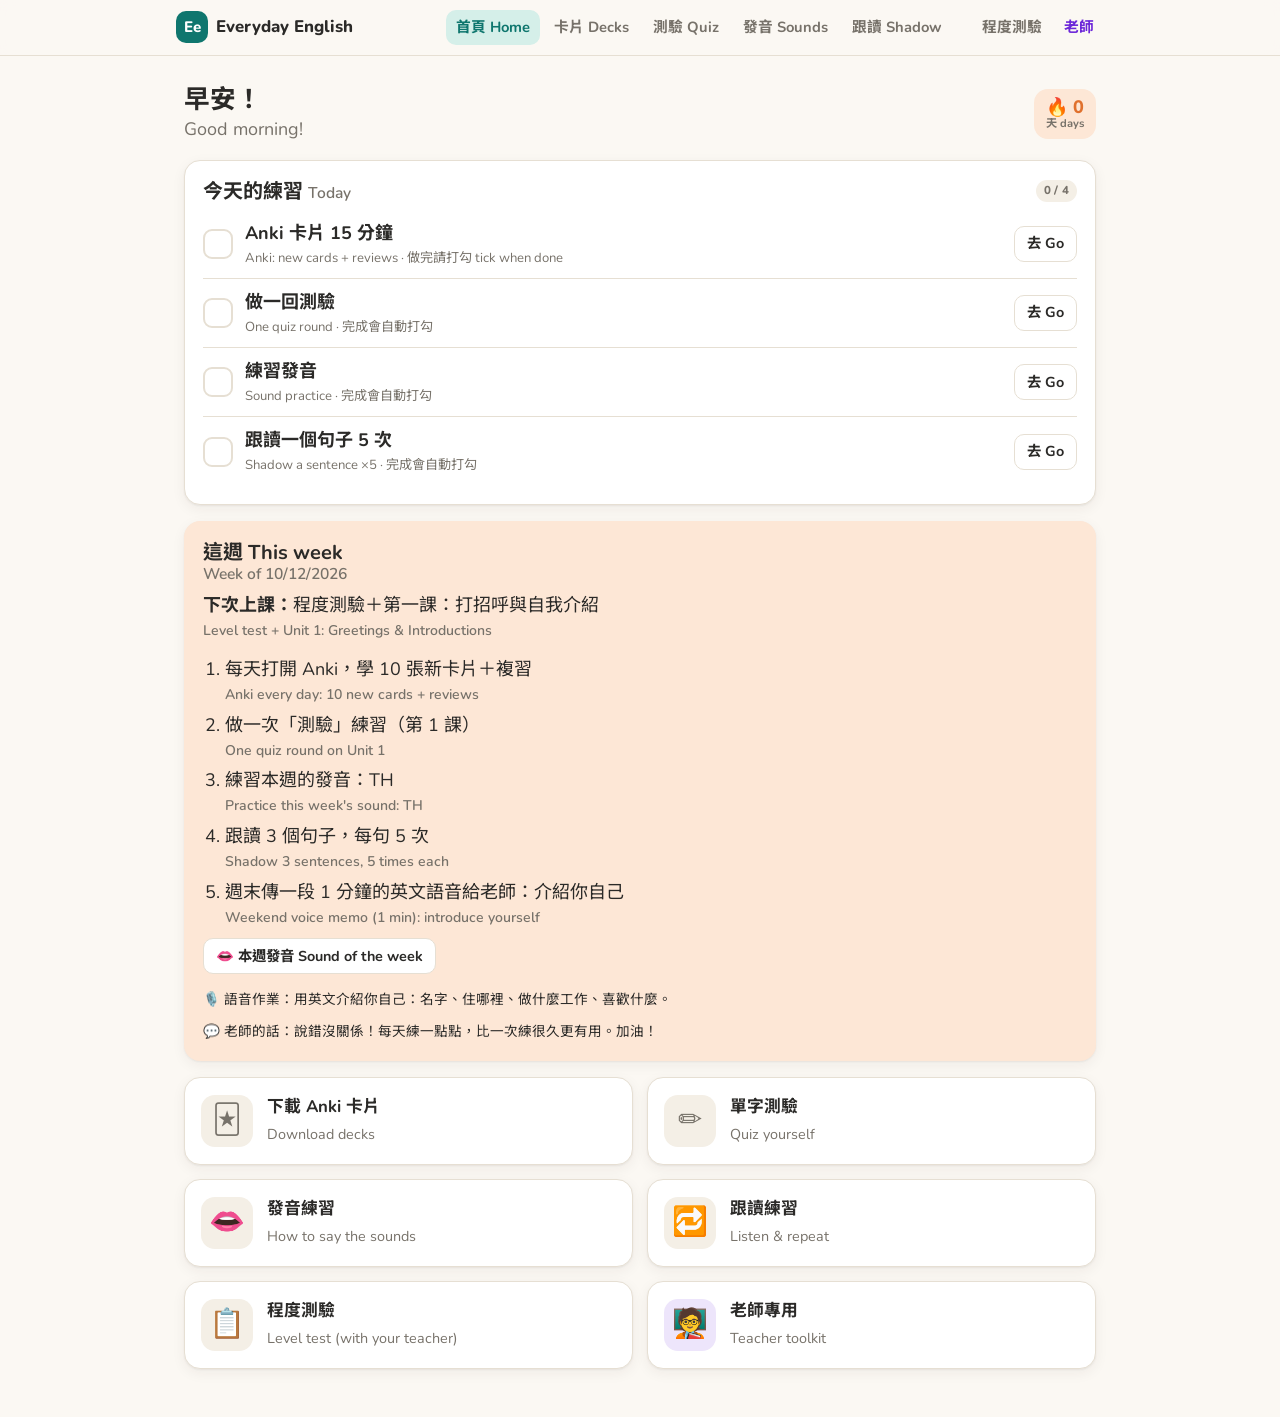
<file: docs/index.html>
<!doctype html>
<html lang="zh-Hant">
<head>
<meta charset="utf-8">
<meta name="viewport" content="width=device-width, initial-scale=1, viewport-fit=cover">
<title>每日英文 Everyday English</title>
<meta name="theme-color" content="#0f766e">
<link rel="icon" href="data:image/svg+xml,<svg xmlns='http://www.w3.org/2000/svg' viewBox='0 0 64 64'><rect width='64' height='64' rx='16' fill='%230f766e'/><text x='32' y='43' font-size='30' font-family='Arial' font-weight='700' text-anchor='middle' fill='white'>Ee</text></svg>">
<link rel="preconnect" href="https://fonts.googleapis.com">
<link rel="preconnect" href="https://fonts.gstatic.com" crossorigin>
<link rel="stylesheet" href="https://fonts.googleapis.com/css2?family=Noto+Sans+TC:wght@400;700&family=Nunito:wght@400;600;700;800&display=swap">
<link rel="stylesheet" href="css/style.css">
</head>
<body>
<main id="app"><p class="muted">載入中… Loading…</p></main>
<noscript><p style="padding:16px">請開啟 JavaScript。Please turn on JavaScript.</p></noscript>
<script type="module" src="js/home.js"></script>
</body>
</html>
</file>
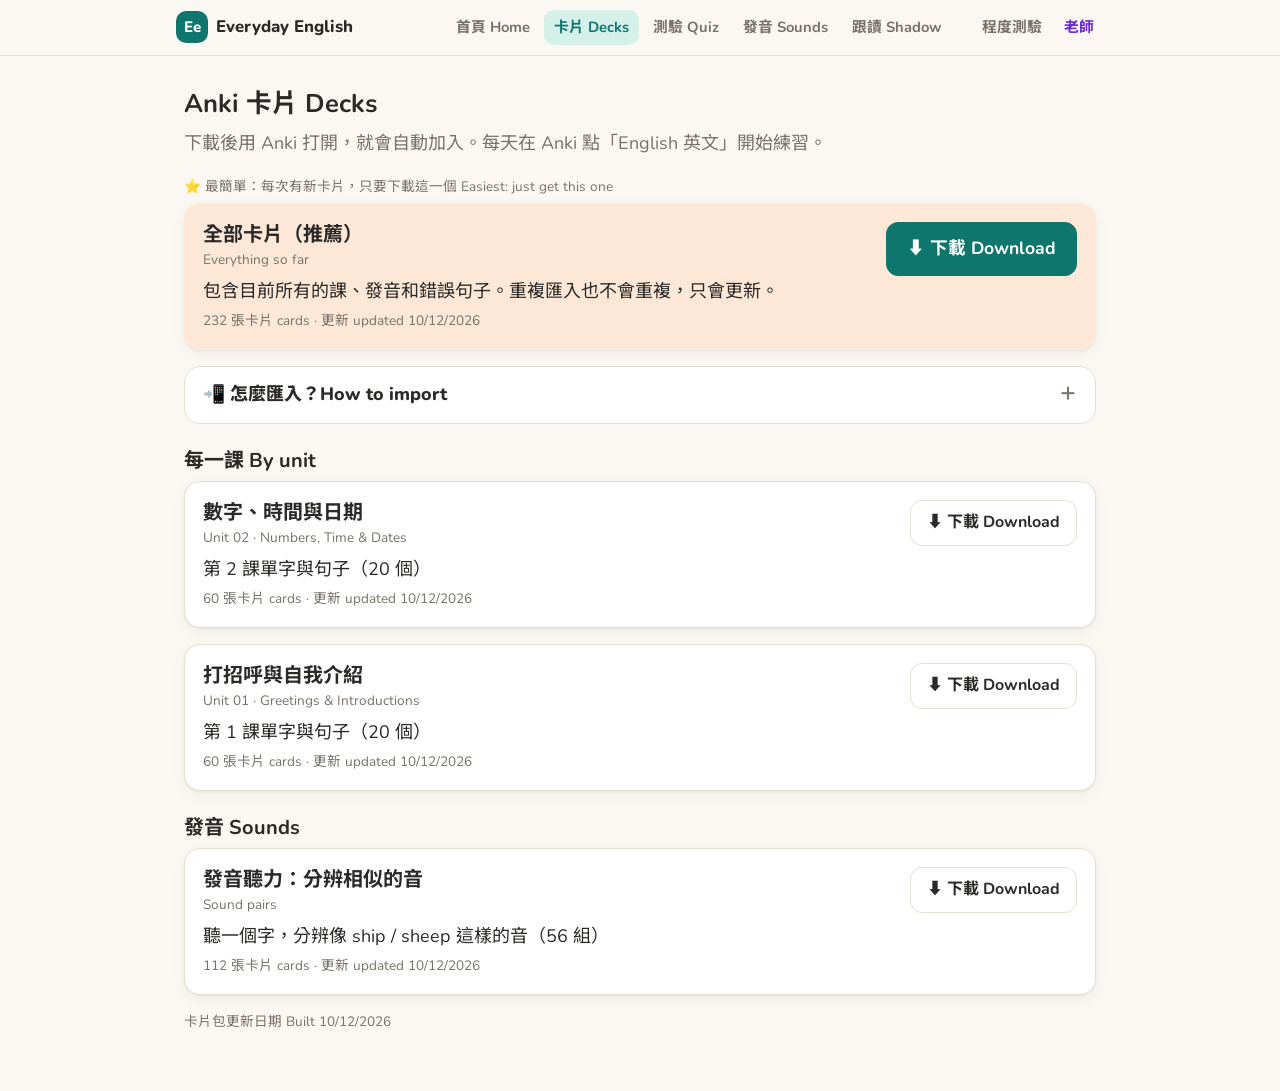
<file: docs/decks.html>
<!doctype html>
<html lang="zh-Hant">
<head>
<meta charset="utf-8">
<meta name="viewport" content="width=device-width, initial-scale=1, viewport-fit=cover">
<title>卡片 Decks</title>
<meta name="theme-color" content="#0f766e">
<link rel="icon" href="data:image/svg+xml,<svg xmlns='http://www.w3.org/2000/svg' viewBox='0 0 64 64'><rect width='64' height='64' rx='16' fill='%230f766e'/><text x='32' y='43' font-size='30' font-family='Arial' font-weight='700' text-anchor='middle' fill='white'>Ee</text></svg>">
<link rel="preconnect" href="https://fonts.googleapis.com">
<link rel="preconnect" href="https://fonts.gstatic.com" crossorigin>
<link rel="stylesheet" href="https://fonts.googleapis.com/css2?family=Noto+Sans+TC:wght@400;700&family=Nunito:wght@400;600;700;800&display=swap">
<link rel="stylesheet" href="css/style.css">
</head>
<body>
<main id="app"><p class="muted">載入中… Loading…</p></main>
<noscript><p style="padding:16px">請開啟 JavaScript。Please turn on JavaScript.</p></noscript>
<script type="module" src="js/decks.js"></script>
</body>
</html>
</file>
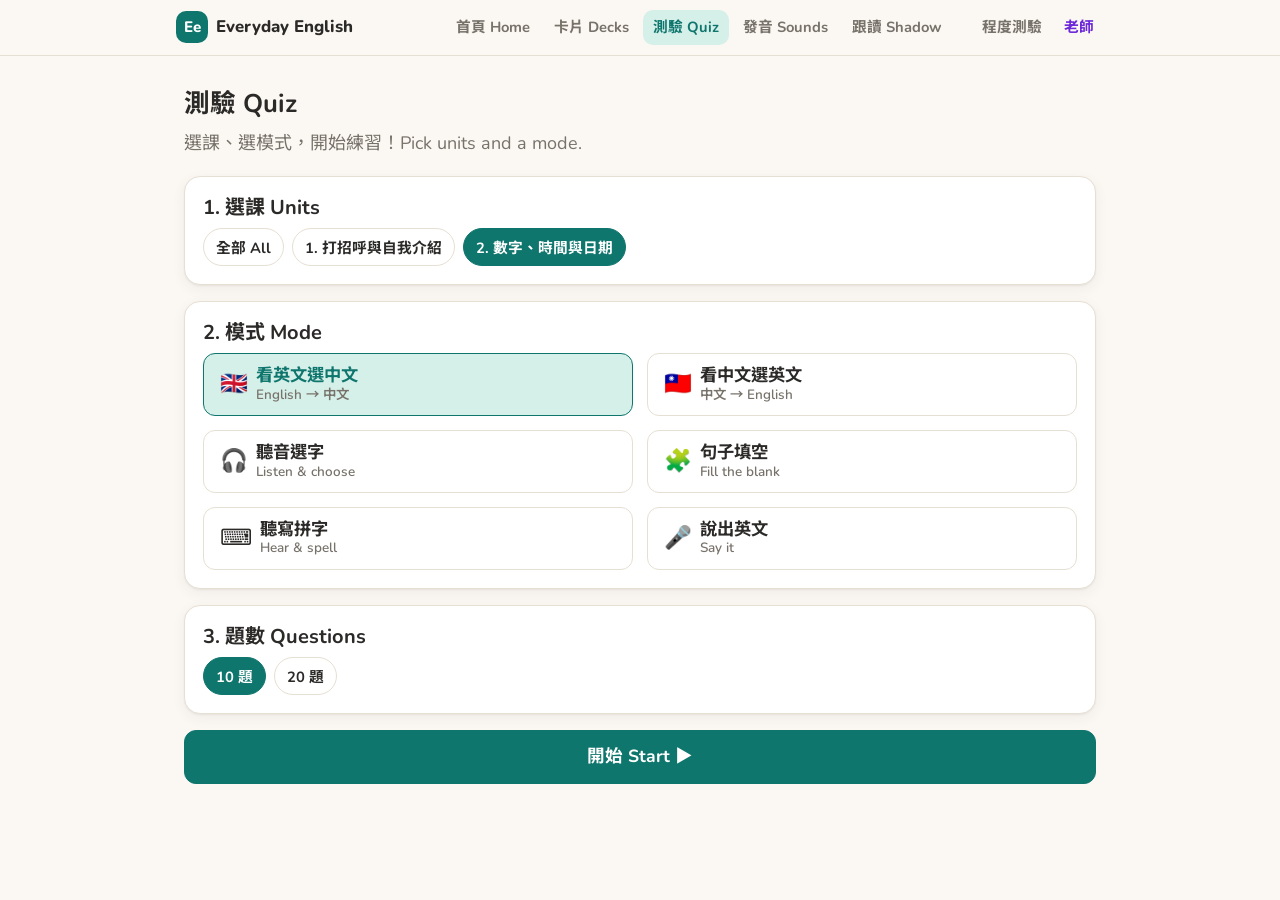
<file: docs/quiz.html>
<!doctype html>
<html lang="zh-Hant">
<head>
<meta charset="utf-8">
<meta name="viewport" content="width=device-width, initial-scale=1, viewport-fit=cover">
<title>測驗 Quiz</title>
<meta name="theme-color" content="#0f766e">
<link rel="icon" href="data:image/svg+xml,<svg xmlns='http://www.w3.org/2000/svg' viewBox='0 0 64 64'><rect width='64' height='64' rx='16' fill='%230f766e'/><text x='32' y='43' font-size='30' font-family='Arial' font-weight='700' text-anchor='middle' fill='white'>Ee</text></svg>">
<link rel="preconnect" href="https://fonts.googleapis.com">
<link rel="preconnect" href="https://fonts.gstatic.com" crossorigin>
<link rel="stylesheet" href="https://fonts.googleapis.com/css2?family=Noto+Sans+TC:wght@400;700&family=Nunito:wght@400;600;700;800&display=swap">
<link rel="stylesheet" href="css/style.css">
</head>
<body>
<main id="app"><p class="muted">載入中… Loading…</p></main>
<noscript><p style="padding:16px">請開啟 JavaScript。Please turn on JavaScript.</p></noscript>
<script type="module" src="js/quiz.js"></script>
</body>
</html>
</file>
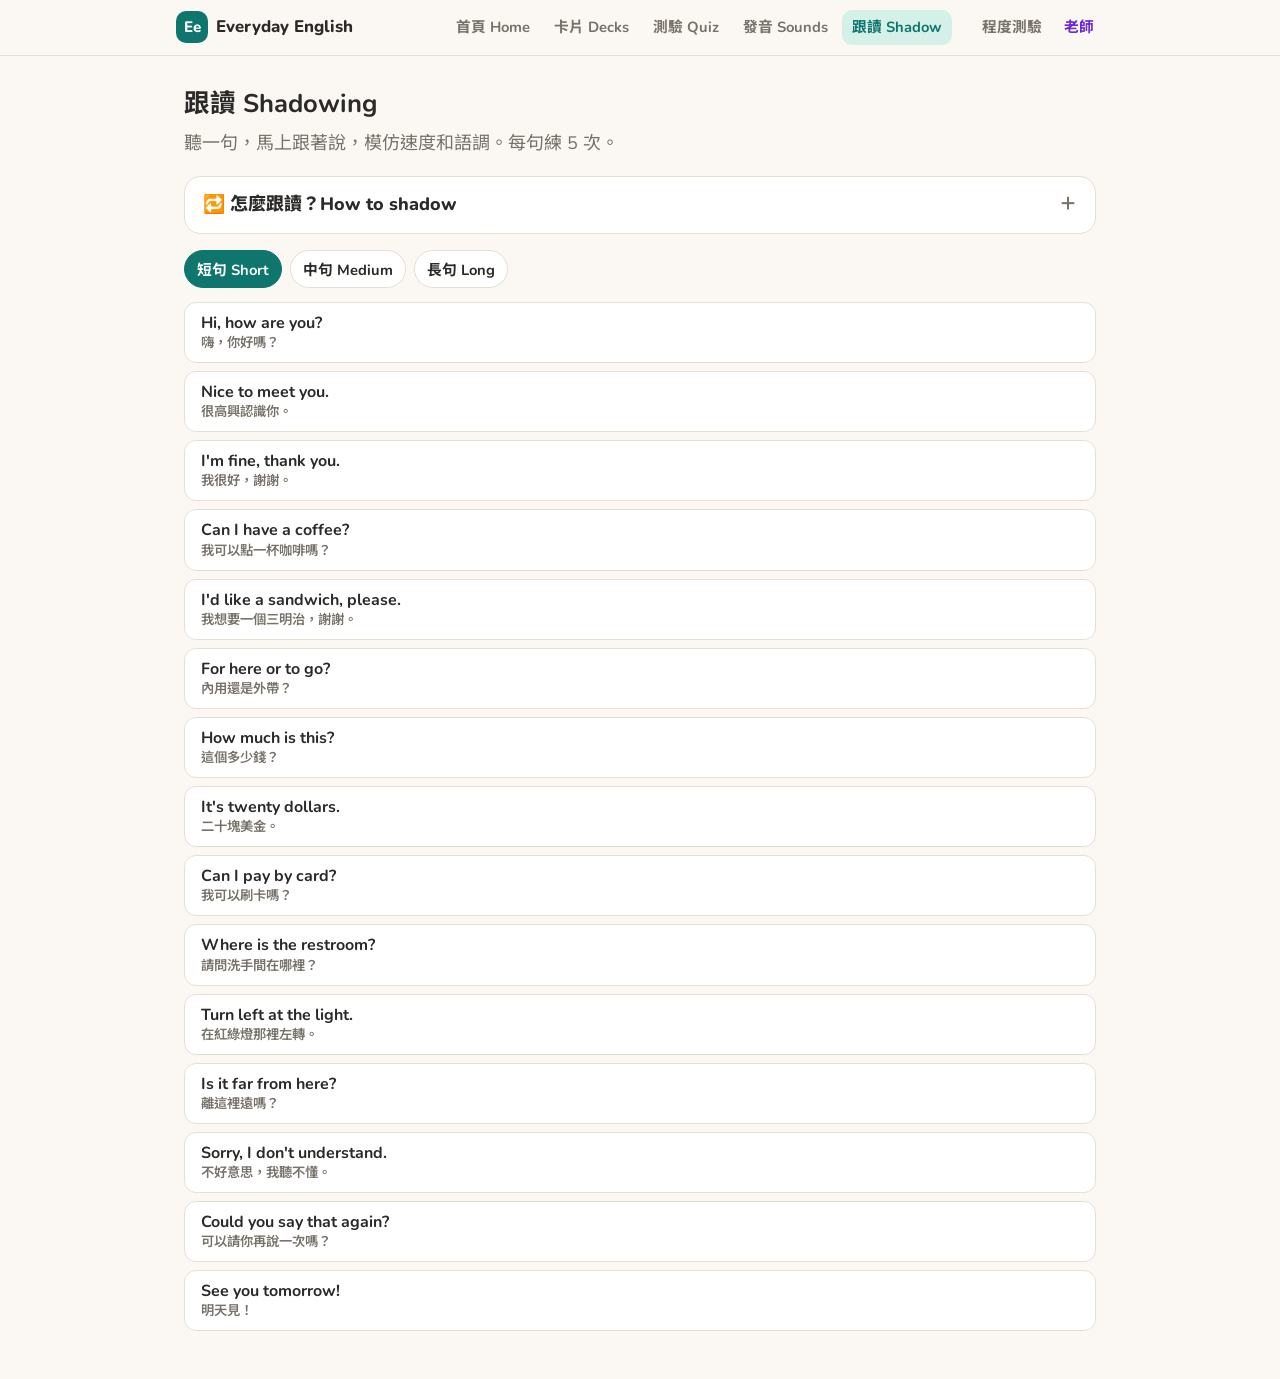
<file: docs/shadow.html>
<!doctype html>
<html lang="zh-Hant">
<head>
<meta charset="utf-8">
<meta name="viewport" content="width=device-width, initial-scale=1, viewport-fit=cover">
<title>跟讀 Shadowing</title>
<meta name="theme-color" content="#0f766e">
<link rel="icon" href="data:image/svg+xml,<svg xmlns='http://www.w3.org/2000/svg' viewBox='0 0 64 64'><rect width='64' height='64' rx='16' fill='%230f766e'/><text x='32' y='43' font-size='30' font-family='Arial' font-weight='700' text-anchor='middle' fill='white'>Ee</text></svg>">
<link rel="preconnect" href="https://fonts.googleapis.com">
<link rel="preconnect" href="https://fonts.gstatic.com" crossorigin>
<link rel="stylesheet" href="https://fonts.googleapis.com/css2?family=Noto+Sans+TC:wght@400;700&family=Nunito:wght@400;600;700;800&display=swap">
<link rel="stylesheet" href="css/style.css">
</head>
<body>
<main id="app"><p class="muted">載入中… Loading…</p></main>
<noscript><p style="padding:16px">請開啟 JavaScript。Please turn on JavaScript.</p></noscript>
<script type="module" src="js/shadow.js"></script>
</body>
</html>
</file>
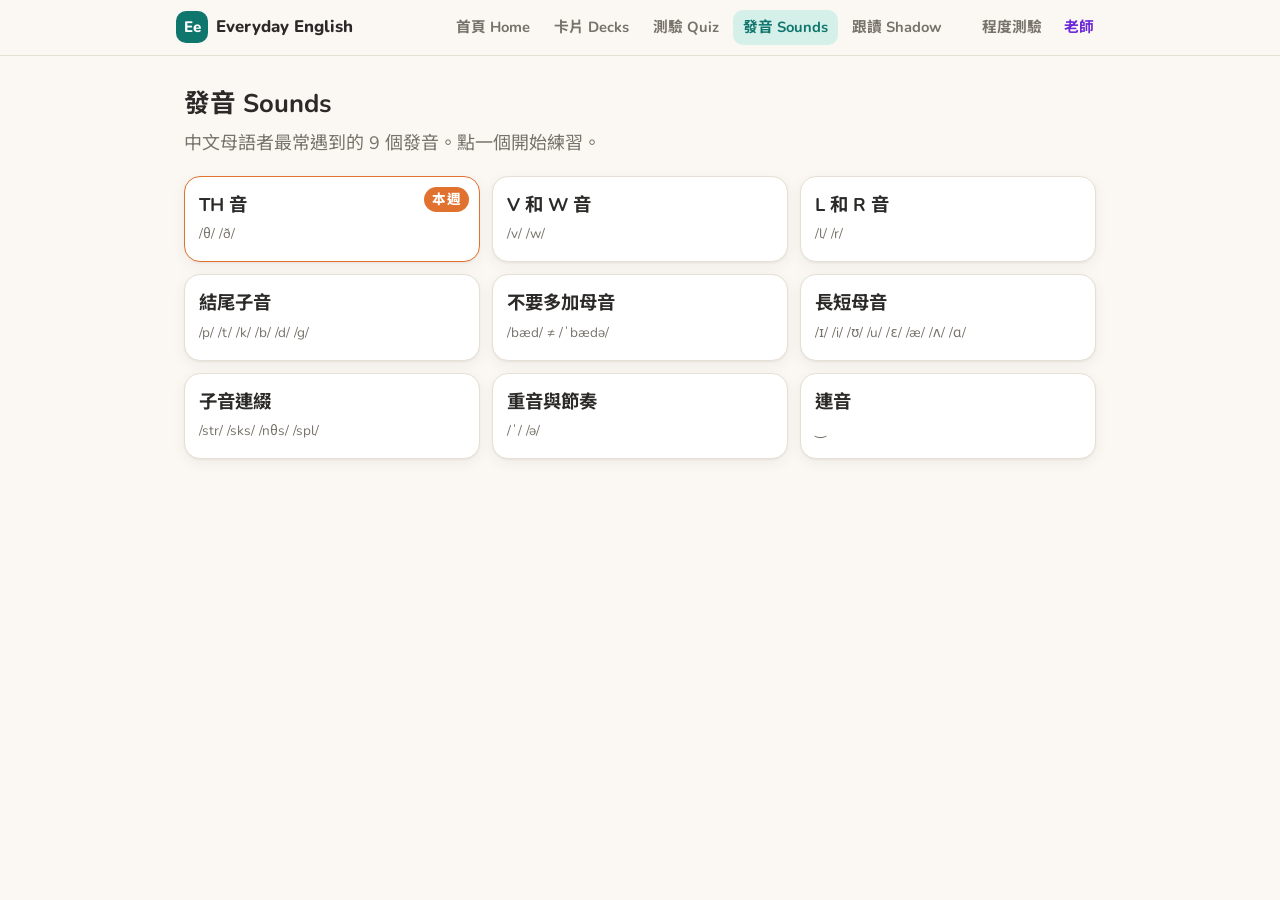
<file: docs/sounds.html>
<!doctype html>
<html lang="zh-Hant">
<head>
<meta charset="utf-8">
<meta name="viewport" content="width=device-width, initial-scale=1, viewport-fit=cover">
<title>發音 Sounds</title>
<meta name="theme-color" content="#0f766e">
<link rel="icon" href="data:image/svg+xml,<svg xmlns='http://www.w3.org/2000/svg' viewBox='0 0 64 64'><rect width='64' height='64' rx='16' fill='%230f766e'/><text x='32' y='43' font-size='30' font-family='Arial' font-weight='700' text-anchor='middle' fill='white'>Ee</text></svg>">
<link rel="preconnect" href="https://fonts.googleapis.com">
<link rel="preconnect" href="https://fonts.gstatic.com" crossorigin>
<link rel="stylesheet" href="https://fonts.googleapis.com/css2?family=Noto+Sans+TC:wght@400;700&family=Nunito:wght@400;600;700;800&display=swap">
<link rel="stylesheet" href="css/style.css">
</head>
<body>
<main id="app"><p class="muted">載入中… Loading…</p></main>
<noscript><p style="padding:16px">請開啟 JavaScript。Please turn on JavaScript.</p></noscript>
<script type="module" src="js/sounds.js"></script>
</body>
</html>
</file>
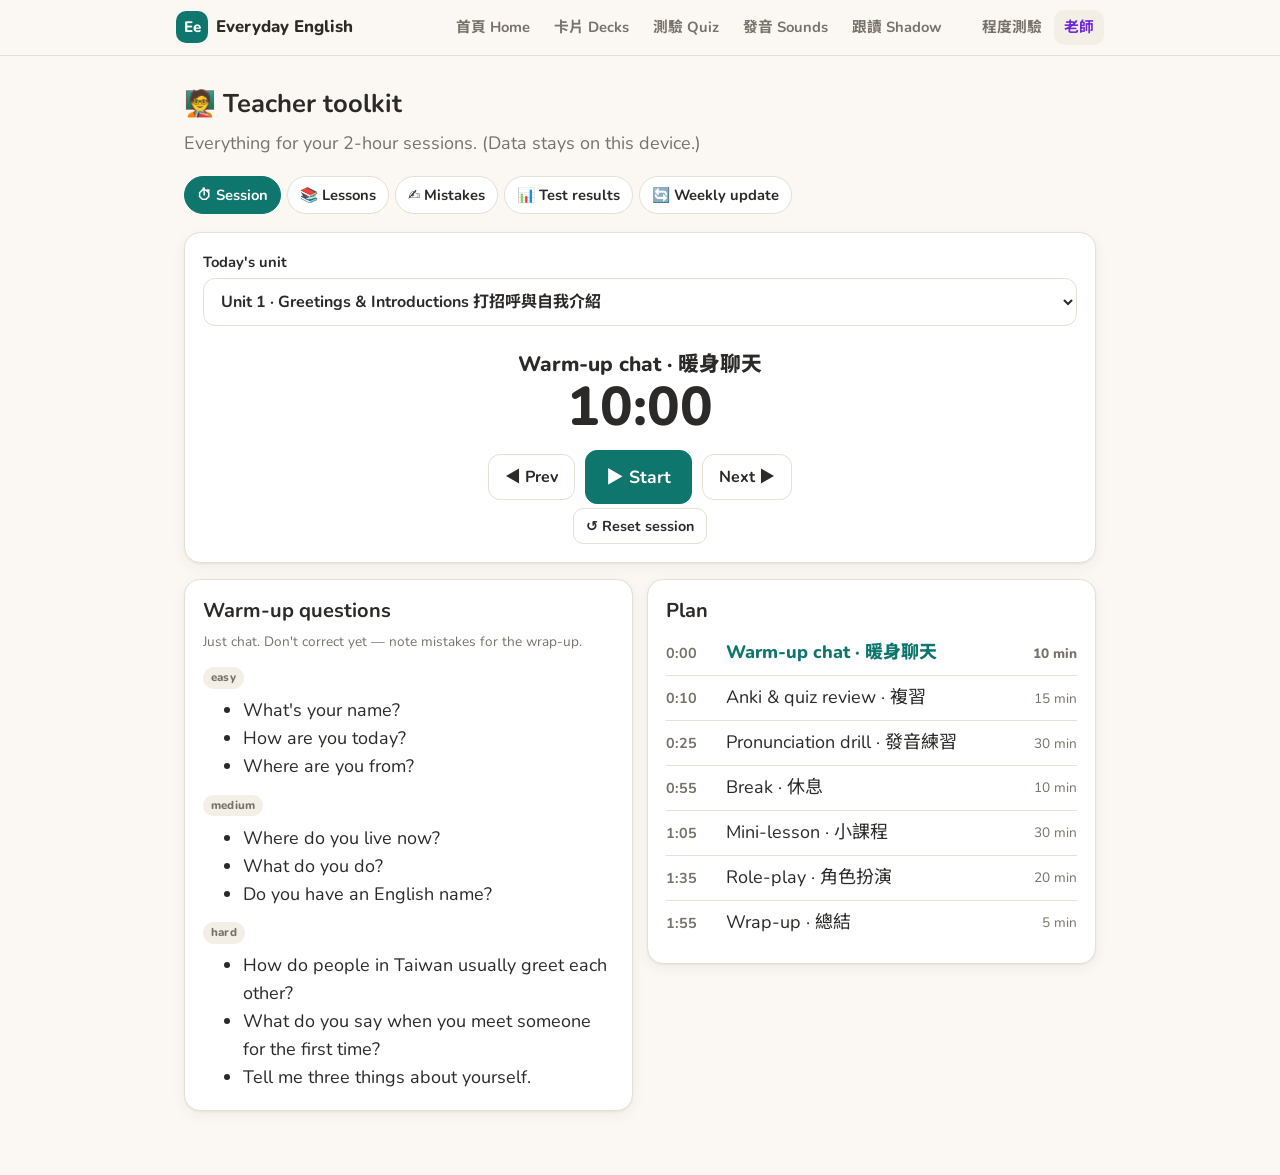
<file: docs/teacher.html>
<!doctype html>
<html lang="zh-Hant">
<head>
<meta charset="utf-8">
<meta name="viewport" content="width=device-width, initial-scale=1, viewport-fit=cover">
<title>老師 Teacher</title>
<meta name="theme-color" content="#0f766e">
<link rel="icon" href="data:image/svg+xml,<svg xmlns='http://www.w3.org/2000/svg' viewBox='0 0 64 64'><rect width='64' height='64' rx='16' fill='%230f766e'/><text x='32' y='43' font-size='30' font-family='Arial' font-weight='700' text-anchor='middle' fill='white'>Ee</text></svg>">
<link rel="preconnect" href="https://fonts.googleapis.com">
<link rel="preconnect" href="https://fonts.gstatic.com" crossorigin>
<link rel="stylesheet" href="https://fonts.googleapis.com/css2?family=Noto+Sans+TC:wght@400;700&family=Nunito:wght@400;600;700;800&display=swap">
<link rel="stylesheet" href="css/style.css">
</head>
<body>
<main id="app"><p class="muted">載入中… Loading…</p></main>
<noscript><p style="padding:16px">請開啟 JavaScript。Please turn on JavaScript.</p></noscript>
<script type="module" src="js/teacher.js"></script>
</body>
</html>
</file>
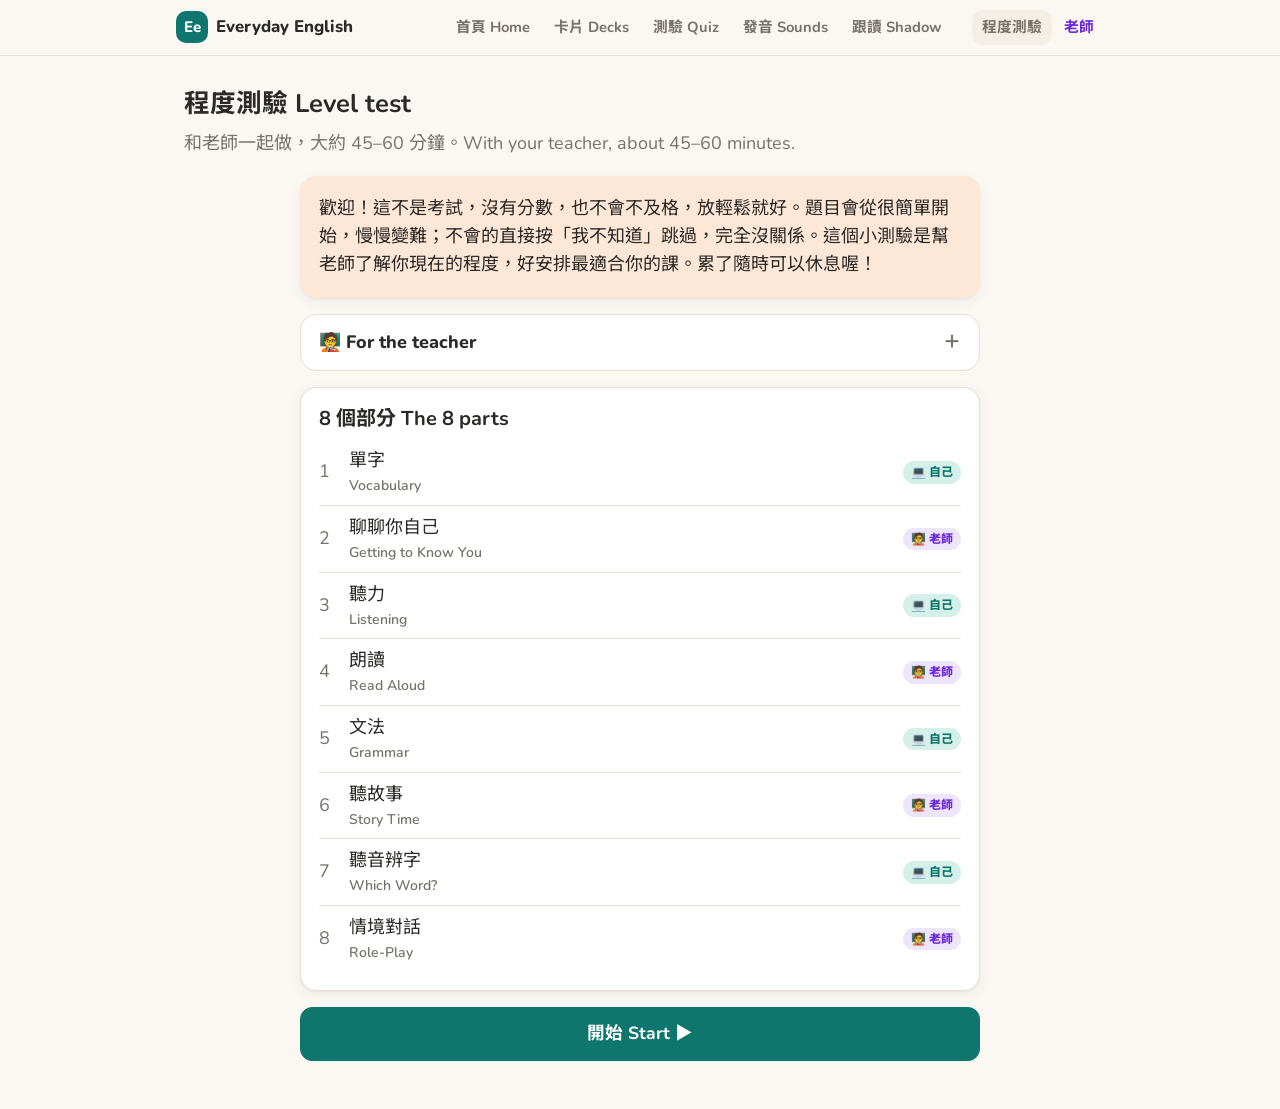
<file: docs/test.html>
<!doctype html>
<html lang="zh-Hant">
<head>
<meta charset="utf-8">
<meta name="viewport" content="width=device-width, initial-scale=1, viewport-fit=cover">
<title>程度測驗 Level Test</title>
<meta name="theme-color" content="#0f766e">
<link rel="icon" href="data:image/svg+xml,<svg xmlns='http://www.w3.org/2000/svg' viewBox='0 0 64 64'><rect width='64' height='64' rx='16' fill='%230f766e'/><text x='32' y='43' font-size='30' font-family='Arial' font-weight='700' text-anchor='middle' fill='white'>Ee</text></svg>">
<link rel="preconnect" href="https://fonts.googleapis.com">
<link rel="preconnect" href="https://fonts.gstatic.com" crossorigin>
<link rel="stylesheet" href="https://fonts.googleapis.com/css2?family=Noto+Sans+TC:wght@400;700&family=Nunito:wght@400;600;700;800&display=swap">
<link rel="stylesheet" href="css/style.css">
</head>
<body>
<main id="app"><p class="muted">載入中… Loading…</p></main>
<noscript><p style="padding:16px">請開啟 JavaScript。Please turn on JavaScript.</p></noscript>
<script type="module" src="js/test.js"></script>
</body>
</html>
</file>
<file: docs/css/style.css>
/* Everyday English 每日英文 — shared styles. Mobile first; desktop tweaks at the bottom. */

:root {
  --bg: #fbf8f3;
  --surface: #ffffff;
  --surface-2: #f4efe6;
  --ink: #2b2a28;
  --muted: #77726a;
  --line: #e6dfd3;
  --accent: #0f766e;
  --accent-soft: #d5efe9;
  --accent-ink: #ffffff;
  --warm: #e0712e;
  --warm-soft: #fde7d6;
  --good: #15803d;
  --good-soft: #dcf3e2;
  --bad: #c2410c;
  --bad-soft: #fde4d6;
  --teacher: #6d28d9;
  --teacher-soft: #ede5fb;
  --shadow: 0 1px 2px rgba(43, 42, 40, .06), 0 4px 14px rgba(43, 42, 40, .06);
  --radius: 16px;
  --font: "Nunito", "Noto Sans TC", "PingFang TC", "Microsoft JhengHei", system-ui, sans-serif;
  color-scheme: light;
}

@media (prefers-color-scheme: dark) {
  :root:not([data-theme="light"]) {
    --bg: #171614;
    --surface: #211f1c;
    --surface-2: #2a2824;
    --ink: #f1ede6;
    --muted: #a8a196;
    --line: #38352f;
    --accent: #2dd4bf;
    --accent-soft: #123b36;
    --accent-ink: #0b1f1c;
    --warm: #f59e5b;
    --warm-soft: #3d2715;
    --good: #4ade80;
    --good-soft: #15301f;
    --bad: #fb923c;
    --bad-soft: #3a2113;
    --teacher: #b794f6;
    --teacher-soft: #2b2140;
    --shadow: 0 1px 2px rgba(0, 0, 0, .3), 0 4px 14px rgba(0, 0, 0, .25);
    color-scheme: dark;
  }
}
:root[data-theme="dark"] {
  --bg: #171614;
  --surface: #211f1c;
  --surface-2: #2a2824;
  --ink: #f1ede6;
  --muted: #a8a196;
  --line: #38352f;
  --accent: #2dd4bf;
  --accent-soft: #123b36;
  --accent-ink: #0b1f1c;
  --warm: #f59e5b;
  --warm-soft: #3d2715;
  --good: #4ade80;
  --good-soft: #15301f;
  --bad: #fb923c;
  --bad-soft: #3a2113;
  --teacher: #b794f6;
  --teacher-soft: #2b2140;
  --shadow: 0 1px 2px rgba(0, 0, 0, .3), 0 4px 14px rgba(0, 0, 0, .25);
  color-scheme: dark;
}

* { box-sizing: border-box; }
html { -webkit-text-size-adjust: 100%; }
body {
  margin: 0;
  background: var(--bg);
  color: var(--ink);
  font-family: var(--font);
  font-size: 18px;
  line-height: 1.55;
  padding-bottom: calc(76px + env(safe-area-inset-bottom));
}
a { color: var(--accent); }
h1, h2, h3 { line-height: 1.25; margin: 0 0 .4em; }
h1 { font-size: 1.6rem; }
h2 { font-size: 1.25rem; }
h3 { font-size: 1.05rem; }
p { margin: 0 0 .8em; }
.muted { color: var(--muted); }
.small { font-size: .85rem; }
.en-sub { display: block; font-size: .78em; color: var(--muted); font-weight: 600; }
[hidden] { display: none !important; }

/* ---------- shell */
.topbar {
  position: sticky; top: 0; z-index: 20;
  background: color-mix(in srgb, var(--bg) 88%, transparent);
  backdrop-filter: blur(8px);
  border-bottom: 1px solid var(--line);
}
.topbar-inner { max-width: 960px; margin: 0 auto; padding: 10px 16px; display: flex; align-items: center; gap: 12px; }
.brand { font-weight: 800; color: var(--ink); text-decoration: none; display: flex; align-items: center; gap: 8px; font-size: 1.05rem; }
.brand-mark { width: 32px; height: 32px; border-radius: 10px; background: var(--accent); color: var(--accent-ink); display: grid; place-items: center; font-size: .95rem; }
.topnav { display: none; margin-left: auto; gap: 4px; }
.topnav a, .toplinks a { text-decoration: none; color: var(--muted); font-weight: 700; padding: 6px 10px; border-radius: 10px; font-size: .92rem; }
.topnav a.active { color: var(--accent); background: var(--accent-soft); }
.toplinks { margin-left: auto; display: flex; gap: 2px; }
.toplinks a.teacher-link { color: var(--teacher); }
.toplinks a.active { background: var(--surface-2); }

.tabbar {
  position: fixed; left: 0; right: 0; bottom: 0; z-index: 30;
  display: grid; grid-template-columns: repeat(5, 1fr);
  background: var(--surface); border-top: 1px solid var(--line);
  padding-bottom: env(safe-area-inset-bottom);
}
.tabbar a { text-decoration: none; color: var(--muted); display: flex; flex-direction: column; align-items: center; padding: 8px 2px 7px; font-size: .74rem; font-weight: 700; gap: 1px; }
.tabbar a .ico { font-size: 1.3rem; line-height: 1.2; }
.tabbar a.active { color: var(--accent); }

main { max-width: 960px; margin: 0 auto; padding: 18px 16px 32px; }
.page-head { margin: 4px 0 18px; }
.page-head p { color: var(--muted); margin: 0; }

/* ---------- building blocks */
.card {
  background: var(--surface); border: 1px solid var(--line); border-radius: var(--radius);
  box-shadow: var(--shadow); padding: 18px; margin-bottom: 16px;
}
.card.flat { box-shadow: none; }
.card.teacher { border-color: color-mix(in srgb, var(--teacher) 45%, var(--line)); background: var(--teacher-soft); }
.card.warm { background: var(--warm-soft); border-color: transparent; }
.grid { display: grid; gap: 14px; }
.grid-2 { display: grid; gap: 14px; }
.row { display: flex; gap: 10px; align-items: center; flex-wrap: wrap; }
.spacer { flex: 1; }
.stack > * + * { margin-top: 10px; }

.btn {
  appearance: none; border: 1px solid var(--line); background: var(--surface); color: var(--ink);
  font: inherit; font-weight: 700; font-size: 1rem; padding: 11px 16px; border-radius: 12px;
  cursor: pointer; display: inline-flex; align-items: center; justify-content: center; gap: 8px;
  text-decoration: none; min-height: 46px; line-height: 1.2; touch-action: manipulation;
  transition: transform .06s ease, background .15s ease;
}
.btn:active { transform: scale(.98); }
.btn:disabled { opacity: .45; cursor: default; }
.btn.primary { background: var(--accent); color: var(--accent-ink); border-color: var(--accent); }
.btn.teacher { background: var(--teacher); color: #fff; border-color: var(--teacher); }
.btn.ghost { background: transparent; }
.btn.big { font-size: 1.1rem; padding: 14px 20px; min-height: 54px; }
.btn.block { width: 100%; }
.btn.small { min-height: 36px; padding: 6px 12px; font-size: .9rem; border-radius: 10px; }
.btn.icon { width: 46px; padding: 0; }
.btn.on { background: var(--accent-soft); border-color: var(--accent); color: var(--accent); }

.chip {
  display: inline-flex; align-items: center; gap: 6px; border: 1px solid var(--line); background: var(--surface);
  border-radius: 999px; padding: 6px 12px; font-weight: 700; font-size: .92rem; cursor: pointer; color: var(--ink);
  font-family: inherit; min-height: 38px;
}
.chip.on { background: var(--accent); border-color: var(--accent); color: var(--accent-ink); }
.chips { display: flex; flex-wrap: wrap; gap: 8px; }

.badge { display: inline-block; font-size: .72rem; font-weight: 800; padding: 2px 8px; border-radius: 999px; background: var(--surface-2); color: var(--muted); vertical-align: middle; letter-spacing: .02em; }
.badge.new { background: var(--warm); color: #fff; }
.badge.teacher { background: var(--teacher); color: #fff; }
.badge.good { background: var(--good-soft); color: var(--good); }

.tile {
  display: flex; gap: 14px; align-items: center; text-decoration: none; color: var(--ink);
  background: var(--surface); border: 1px solid var(--line); border-radius: var(--radius); padding: 16px; box-shadow: var(--shadow);
}
.tile .ico { font-size: 1.8rem; width: 52px; height: 52px; border-radius: 14px; background: var(--surface-2); display: grid; place-items: center; flex: none; }
.tile b { display: block; font-size: 1.05rem; }
.tile span { color: var(--muted); font-size: .9rem; }
.tile.teacher .ico { background: var(--teacher-soft); }

.progress { height: 8px; background: var(--surface-2); border-radius: 99px; overflow: hidden; }
.progress > div { height: 100%; background: var(--accent); border-radius: 99px; transition: width .3s ease; }

.notice { padding: 12px 14px; border-radius: 12px; background: var(--surface-2); font-size: .95rem; }
.notice.good { background: var(--good-soft); }
.notice.bad { background: var(--bad-soft); }

details.howto { background: var(--surface); border: 1px solid var(--line); border-radius: var(--radius); padding: 0 18px; margin-bottom: 16px; }
details.howto summary { cursor: pointer; font-weight: 800; padding: 14px 0; list-style: none; }
details.howto summary::after { content: "＋"; float: right; color: var(--muted); }
details.howto[open] summary::after { content: "－"; }
details.howto > div { padding-bottom: 16px; }
ol.steps { padding-left: 1.3em; margin: 0; }
ol.steps li { margin-bottom: 6px; }

input[type=text], textarea, select {
  font: inherit; font-size: 1rem; color: var(--ink); background: var(--surface); border: 1px solid var(--line);
  border-radius: 12px; padding: 11px 13px; width: 100%;
}
textarea { min-height: 90px; resize: vertical; }
label.field { display: block; font-weight: 700; font-size: .92rem; margin-bottom: 10px; }
label.field > span { display: block; margin-bottom: 4px; }

/* ---------- home */
.hello { display: flex; align-items: center; gap: 14px; margin-bottom: 16px; }
.hello h1 { margin: 0; }
.streak { margin-left: auto; text-align: center; background: var(--warm-soft); border-radius: 14px; padding: 8px 12px; font-weight: 800; color: var(--warm); line-height: 1.15; flex: none; }
.streak small { display: block; font-size: .7rem; color: var(--muted); font-weight: 700; }
.checklist { list-style: none; padding: 0; margin: 0; }
.checklist li { display: flex; align-items: center; gap: 12px; padding: 10px 0; border-top: 1px solid var(--line); }
.checklist li:first-child { border-top: 0; }
.check { width: 30px; height: 30px; border-radius: 9px; border: 2px solid var(--line); display: grid; place-items: center; flex: none; background: var(--surface); cursor: pointer; font-size: 1rem; color: transparent; padding: 0; }
.check.done { background: var(--good); border-color: var(--good); color: #fff; }
.checklist .what { flex: 1; }
.checklist .what small { display: block; color: var(--muted); font-size: .82rem; }
.week-list { margin: 0; padding-left: 1.2em; }
.week-list li { margin-bottom: 6px; }

/* ---------- quiz / drills */
.prompt { text-align: center; padding: 18px 8px 10px; }
.prompt .big { font-size: 2.1rem; font-weight: 800; line-height: 1.2; word-break: break-word; }
.prompt .mid { font-size: 1.4rem; font-weight: 700; }
.prompt .sub { color: var(--muted); margin-top: 6px; }
.options { display: grid; gap: 10px; margin-top: 14px; }
.option { text-align: left; justify-content: flex-start; font-size: 1.08rem; min-height: 56px; padding: 12px 16px; }
.option.right { background: var(--good-soft); border-color: var(--good); color: var(--good); }
.option.wrong { background: var(--bad-soft); border-color: var(--bad); color: var(--bad); }
.idk { margin-top: 6px; color: var(--muted); }
.feedback { margin-top: 14px; padding: 14px; border-radius: 12px; }
.feedback.good { background: var(--good-soft); }
.feedback.bad { background: var(--bad-soft); }
.feedback .answer { font-size: 1.2rem; font-weight: 800; }
.qhead { display: flex; align-items: center; gap: 10px; margin-bottom: 8px; color: var(--muted); font-weight: 700; font-size: .9rem; }
.qhead .progress { flex: 1; }
.score-big { font-size: 3rem; font-weight: 800; color: var(--accent); text-align: center; line-height: 1; margin: 6px 0; }
.missed-list { list-style: none; padding: 0; margin: 0; }
.missed-list li { display: flex; align-items: center; gap: 10px; padding: 9px 0; border-top: 1px solid var(--line); }
.missed-list li:first-child { border-top: 0; }
.missed-list .what { flex: 1; }
.missed-list .what small { display: block; color: var(--muted); }
.spell-input { font-size: 1.4rem !important; text-align: center; font-weight: 700; }

/* ---------- sounds */
.sound-grid { display: grid; grid-template-columns: repeat(2, 1fr); gap: 12px; }
.sound-card { text-align: left; display: block; text-decoration: none; color: var(--ink); background: var(--surface); border: 1px solid var(--line); border-radius: var(--radius); padding: 14px; box-shadow: var(--shadow); position: relative; }
.sound-card b { display: block; font-size: 1.15rem; }
.sound-card span { color: var(--muted); font-size: .85rem; }
.sound-card .badge { position: absolute; top: 10px; right: 10px; }
.word-list { display: grid; gap: 8px; }
.word-row { display: flex; align-items: center; gap: 8px; padding: 8px 10px; border: 1px solid var(--line); border-radius: 12px; background: var(--surface); }
.word-row .w { flex: 1; font-weight: 800; font-size: 1.1rem; }
.word-row .w small { display: block; font-weight: 600; color: var(--muted); font-size: .8rem; }
.result-pill { font-size: .85rem; font-weight: 700; padding: 4px 10px; border-radius: 99px; }
.result-pill.good { background: var(--good-soft); color: var(--good); }
.result-pill.bad { background: var(--bad-soft); color: var(--bad); }
.pair-choices { display: grid; grid-template-columns: 1fr 1fr; gap: 12px; margin-top: 14px; }
.pair-choices .btn { font-size: 1.5rem; min-height: 80px; font-weight: 800; }

/* ---------- shadowing */
.level-tabs { display: flex; gap: 8px; margin-bottom: 14px; }
.sentence-list { display: grid; gap: 8px; }
.sentence-item { text-align: left; width: 100%; justify-content: flex-start; flex-direction: column; align-items: flex-start; gap: 2px; font-weight: 700; }
.sentence-item small { color: var(--muted); font-weight: 600; }
.sentence-item.done { border-color: var(--good); }
.shadow-text { font-size: 1.7rem; font-weight: 800; text-align: center; line-height: 1.35; margin: 10px 0 4px; }
.shadow-text .ok { color: var(--good); }
.shadow-text .miss { color: var(--bad); text-decoration: underline wavy; text-underline-offset: 5px; }
.reps { display: flex; justify-content: center; gap: 8px; margin: 12px 0; }
.reps span { width: 16px; height: 16px; border-radius: 50%; background: var(--surface-2); border: 2px solid var(--line); }
.reps span.on { background: var(--accent); border-color: var(--accent); }
.controls { display: grid; grid-template-columns: repeat(2, 1fr); gap: 10px; }

/* ---------- level test */
.handoff { text-align: center; padding: 28px 18px; }
.handoff .emoji { font-size: 3.2rem; line-height: 1; }
.handoff h2 { font-size: 1.5rem; margin-top: 12px; }
.handoff.teacher { background: var(--teacher-soft); border-color: color-mix(in srgb, var(--teacher) 45%, var(--line)); }
.teacher-bar { display: flex; align-items: center; gap: 8px; background: var(--teacher); color: #fff; border-radius: 12px; padding: 8px 12px; font-weight: 800; font-size: .9rem; margin-bottom: 12px; }
.say { font-size: 1.45rem; font-weight: 800; line-height: 1.35; }
.say-label { font-size: .75rem; font-weight: 800; letter-spacing: .06em; text-transform: uppercase; color: var(--teacher); margin-bottom: 2px; }
.rating { display: grid; grid-template-columns: repeat(2, 1fr); gap: 8px; margin-top: 12px; }
.rating .btn { flex-direction: column; gap: 2px; min-height: 64px; font-size: .95rem; }
.rating .btn small { font-weight: 600; color: var(--muted); font-size: .78rem; }
.rating .btn.on small { color: inherit; }
.passage { font-size: 1.35rem; line-height: 1.7; font-weight: 600; background: var(--surface); border-radius: 14px; padding: 16px; border: 1px solid var(--line); }
.sound-checks { display: grid; gap: 8px; }
.sound-check { justify-content: flex-start; text-align: left; flex-direction: column; align-items: flex-start; gap: 0; }
.sound-check small { font-weight: 600; color: var(--muted); }
.sound-check.on { background: var(--bad-soft); border-color: var(--bad); color: var(--bad); }
.part-list { list-style: none; padding: 0; margin: 0; }
.part-list li { display: flex; align-items: center; gap: 10px; padding: 8px 0; border-top: 1px solid var(--line); }
.part-list li:first-child { border-top: 0; }
.part-list .tag { font-size: .75rem; font-weight: 800; padding: 2px 8px; border-radius: 99px; }
.tag.computer { background: var(--accent-soft); color: var(--accent); }
.tag.teacher { background: var(--teacher-soft); color: var(--teacher); }
.skill-bars { display: grid; gap: 12px; }
.skill-bar .top { display: flex; justify-content: space-between; font-weight: 700; font-size: .95rem; }
.skill-bar .meter { display: grid; grid-template-columns: repeat(4, 1fr); gap: 4px; margin-top: 4px; }
.skill-bar .meter span { height: 10px; border-radius: 4px; background: var(--surface-2); }
.skill-bar .meter span.on { background: var(--accent); }
.level-result { text-align: center; }
.level-result .lvl { font-size: 2.4rem; font-weight: 800; color: var(--accent); line-height: 1.1; }

/* ---------- teacher */
.tabs { display: flex; gap: 6px; overflow-x: auto; padding-bottom: 4px; margin-bottom: 14px; scrollbar-width: none; }
.tabs .chip { flex: none; }
.timer-face { text-align: center; padding: 8px 0 4px; }
.timer-face .clock { font-size: 3.4rem; font-weight: 800; font-variant-numeric: tabular-nums; line-height: 1; }
.timer-face .block-name { font-size: 1.3rem; font-weight: 800; margin-top: 4px; }
.timeline { list-style: none; padding: 0; margin: 0; }
.timeline li { display: flex; gap: 10px; padding: 8px 0; border-top: 1px solid var(--line); align-items: center; cursor: pointer; }
.timeline li:first-child { border-top: 0; }
.timeline li .t { font-variant-numeric: tabular-nums; color: var(--muted); font-weight: 700; width: 50px; flex: none; font-size: .9rem; }
.timeline li.now { color: var(--accent); font-weight: 800; }
.timeline li.past { color: var(--muted); text-decoration: line-through; }
.dialogue { display: grid; gap: 8px; }
.line { padding: 9px 12px; border-radius: 12px; max-width: 92%; }
.line.T { background: var(--teacher-soft); }
.line.S { background: var(--accent-soft); margin-left: auto; }
.line small { display: block; color: var(--muted); }
.line b { font-size: .72rem; letter-spacing: .05em; text-transform: uppercase; display: block; color: var(--muted); }
.kv { display: grid; gap: 6px; }
.phrase { display: flex; gap: 8px; align-items: center; padding: 6px 0; border-top: 1px solid var(--line); }
.phrase:first-child { border-top: 0; }
.phrase .what { flex: 1; }
.phrase .what small { display: block; color: var(--muted); }
.mistake-row { display: flex; gap: 10px; align-items: flex-start; padding: 10px 0; border-top: 1px solid var(--line); }
.mistake-row:first-child { border-top: 0; }
.mistake-row .what { flex: 1; }
pre.copybox { white-space: pre-wrap; word-break: break-word; background: var(--surface-2); padding: 12px; border-radius: 12px; font-size: .85rem; max-height: 260px; overflow: auto; }

.toast { position: fixed; left: 50%; bottom: calc(90px + env(safe-area-inset-bottom)); transform: translateX(-50%); background: var(--ink); color: var(--bg); padding: 10px 18px; border-radius: 999px; font-weight: 700; z-index: 50; box-shadow: var(--shadow); font-size: .95rem; }

/* ---------- larger screens */
@media (min-width: 760px) {
  body { padding-bottom: 0; font-size: 18px; }
  .tabbar { display: none; }
  .topnav { display: flex; }
  .toplinks { margin-left: 8px; }
  main { padding: 28px 24px 48px; }
  .grid-2 { grid-template-columns: 1fr 1fr; }
  .sound-grid { grid-template-columns: repeat(3, 1fr); }
  .options { grid-template-columns: 1fr 1fr; }
  .rating { grid-template-columns: repeat(4, 1fr); }
  .controls { grid-template-columns: repeat(4, 1fr); }
  .toast { bottom: 30px; }
  .narrow { max-width: 680px; margin-left: auto; margin-right: auto; }
}
@media print {
  .topbar, .tabbar, .no-print { display: none !important; }
  body { background: #fff; color: #000; }
  .card { box-shadow: none; }
}

/* ---------- speech check: "close enough" + live mic */
.result-pill.close { background: var(--warm-soft); color: var(--warm); }
.shadow-text .close { color: var(--warm); text-decoration: underline dotted; text-underline-offset: 5px; }
.btn.live { background: var(--bad-soft); border-color: var(--bad); color: var(--bad); animation: live-pulse 1.2s ease-in-out infinite; }
@keyframes live-pulse { 50% { box-shadow: 0 0 0 6px color-mix(in srgb, var(--bad) 18%, transparent); } }
@media (prefers-reduced-motion: reduce) { .btn.live { animation: none; } }
.inapp-banner { background: var(--warm); color: #fff; font-weight: 700; font-size: .92rem; padding: 10px 16px; text-align: center; }
</file>
